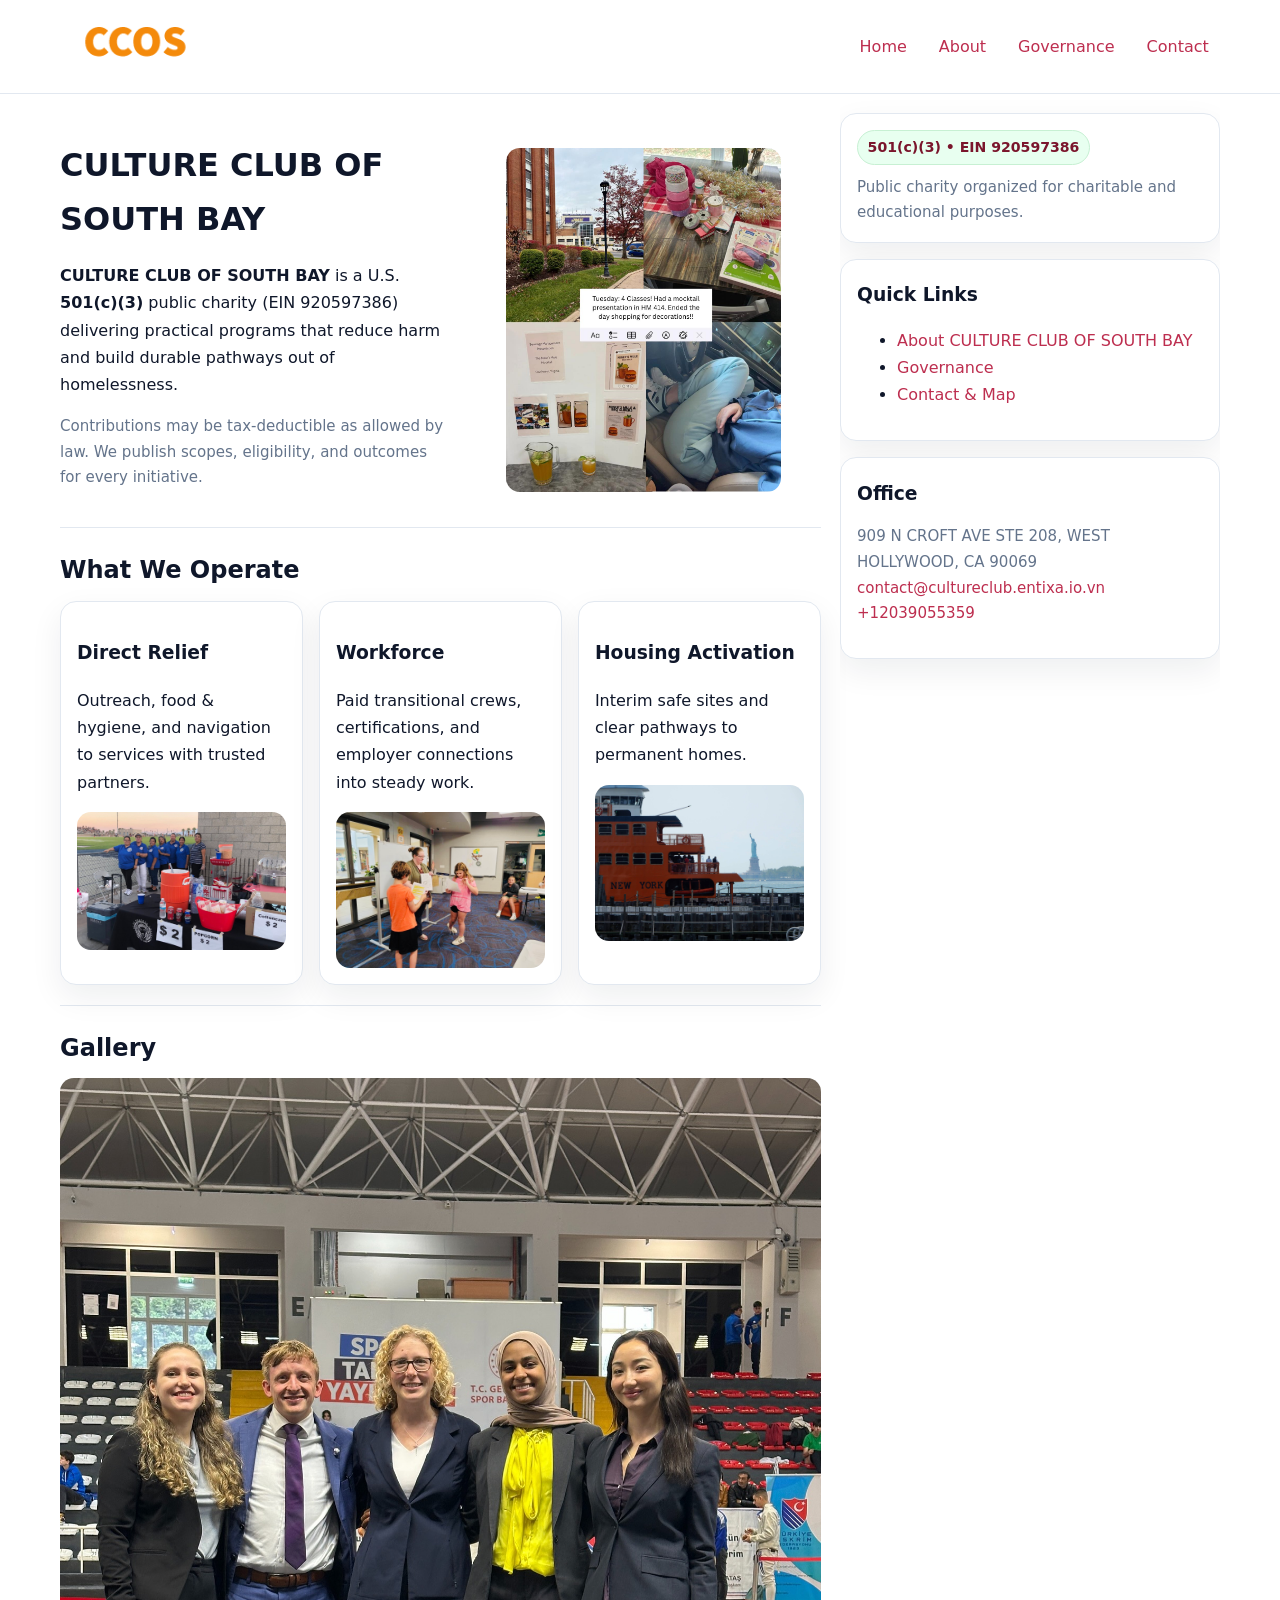
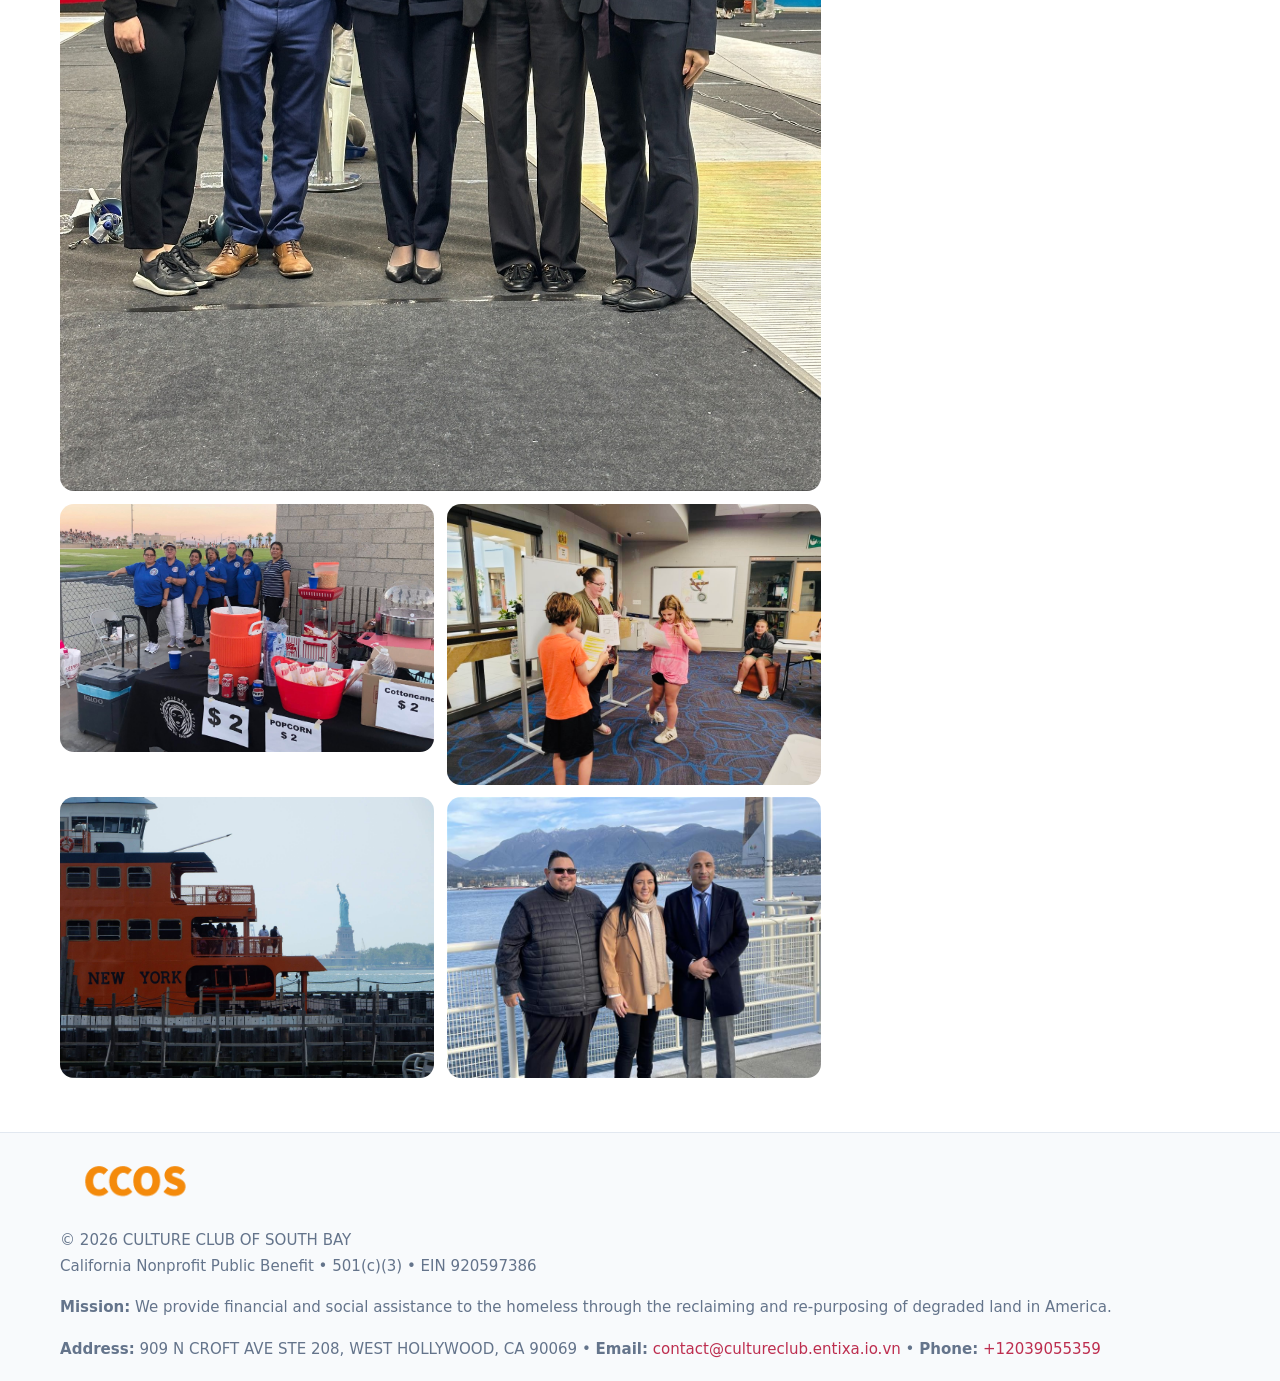
<file: index.html>
<!doctype html>
<html lang="en">
<head>
<meta charset="utf-8"/><meta name="viewport" content="width=device-width,initial-scale=1"/>
<title>CULTURE CLUB OF SOUTH BAY – Nonprofit • 2025</title>
<link rel="stylesheet" href="assets/styles.css"/><link rel="icon" href="images/logo.png">
<meta name="data-ein" content="920597386"><meta name="data-name" content="CULTURE CLUB OF SOUTH BAY">
<meta name="data-email" content="contact@cultureclub.entixa.io.vn"><meta name="data-phone" content="+18733138611">
<meta name="data-address" content="909 N CROFT AVE STE 208,
WEST HOLLYWOOD, CA 90069"><meta name="data-map" content="909+N+CROFT+AVE+STE+208,+WEST+HOLLYWOOD,+CA+90069">
  <meta name="description" content="Our nonprofit strengthens the community with programs focused on community services, education, and direct relief.">
<meta name="facebook-domain-verification" content="f0t7hvp6m6keb2iz2zfn56hejqv8n3" />
</head>
<body>
<div style="position:absolute;left:-9999px;top:-9999px;opacity:0" data-uniq="{{UNIQUE_BLOB}}">
  <span>Our nonprofit strengthens the community with programs focused on community services, education, and direct relief.</span><svg width="12" height="12" viewBox="0 0 12 12" xmlns="http://www.w3.org/2000/svg"><circle cx="6" cy="6" r="5" fill="#7c3aed"/></svg><img src="images/about.jpg" width="1" height="1" alt="" loading="lazy"/>
</div>

<header>
  <div class="header-wrap">
    <a href="index.html"><img src="images/logo.png" alt="CULTURE CLUB OF SOUTH BAY logo" style="width:150px"></a>
    <nav><a class="active" href="index.html">Home</a><a href="about.html">About</a><a href="governance.html">Governance</a><a href="contact.html">Contact</a></nav>
  </div>
</header>

<div class="layout">
  <main>
    <section class="section">
      <div class="ce0f46bf667">
        <div>
          <h1>CULTURE CLUB OF SOUTH BAY</h1>
          <p class="cdb27a3c13d"><strong>CULTURE CLUB OF SOUTH BAY</strong> is a U.S. <strong>501(c)(3)</strong> public charity (EIN 920597386) delivering practical programs that reduce harm and build durable pathways out of homelessness.</p>
          <p class="small">Contributions may be tax-deductible as allowed by law. We publish scopes, eligibility, and outcomes for every initiative.</p>
        </div>
        <figure><img src="images/hero.jpg" alt="Community program hero"></figure>
      </div>
    </section>

    <section class="section">
      <h2>What We Operate</h2>
      <div class="cards">
        <article class="c797d2e85bc"><h3>Direct Relief</h3><p>Outreach, food & hygiene, and navigation to services with trusted partners.</p><img src="images/relief.jpg" alt=""></article>
        <article class="c797d2e85bc"><h3>Workforce</h3><p>Paid transitional crews, certifications, and employer connections into steady work.</p><img src="images/jobs.jpg" alt=""></article>
        <article class="c797d2e85bc"><h3>Housing Activation</h3><p>Interim safe sites and clear pathways to permanent homes.</p><img src="images/land.jpg" alt=""></article>
      </div>
    </section>

    <!-- Gallery 5 ảnh (≥5 ảnh trong site) -->
    <section class="section">
      <h2>Gallery</h2>
      <div class="gallery">
        <img class="span2" src="images/programs.jpg" alt="Programs overview">
        <img src="images/relief.jpg" alt="Relief">
        <img src="images/jobs.jpg" alt="Jobs">
        <img src="images/land.jpg" alt="Housing">
        <img src="images/about.jpg" alt="Partners">
      </div>
    </section>
  </main>

  <aside aria-label="Sidebar">
    <div class="aside-box">
      <span class="c1c6daf56c6">501(c)(3) • EIN 920597386</span>
      <p class="small" style="margin:.6rem 0 0">Public charity organized for charitable and educational purposes.</p>
    </div>
    <div class="aside-box">
      <h3>Quick Links</h3>
      <ul>
        <li><a href="about.html">About CULTURE CLUB OF SOUTH BAY</a></li>
        <li><a href="governance.html">Governance</a></li>
        <li><a href="contact.html">Contact & Map</a></li>
      </ul>
    </div>
    <div class="aside-box">
      <h3>Office</h3>
      <p class="small">909 N CROFT AVE STE 208,
WEST HOLLYWOOD, CA 90069<br><a href="mailto:contact@cultureclub.entixa.io.vn">contact@cultureclub.entixa.io.vn</a><br><a href="tel:+12039055359">+12039055359</a></p>
    </div>
  </aside>
</div>

<footer>
  <div class="foot">
    <div><img src="images/logo.png" alt="" style="width:150px;margin-bottom:.5rem"><div class="small">© <span id="year"></span> CULTURE CLUB OF SOUTH BAY</div><div class="small">California Nonprofit Public Benefit • 501(c)(3) • EIN 920597386</div></div>
    <div><div class="small"><strong>Mission:</strong> We provide financial and social assistance to the homeless through the reclaiming and re-purposing of degraded land in America.</div></div>
    <div><div class="small"><strong>Address:</strong> 909 N CROFT AVE STE 208,
WEST HOLLYWOOD, CA 90069 • <strong>Email:</strong> <a href="mailto:contact@cultureclub.entixa.io.vn">contact@cultureclub.entixa.io.vn</a> • <strong>Phone:</strong> <a href="tel:+12039055359">+12039055359</a></div></div>
  </div>
</footer>

<!-- color/skin -->
<script>(function(){function g(n){const e=document.querySelector('meta[name="'+n+'"]');return e?e.content:''}
function h(s){let x=2166136261>>>0;for(let i=0;i<s.length;i++){x^=s.charCodeAt(i);x=(x*16777619)>>>0}return x>>>0}
let k=(g('data-ein')||'').replace(/\D+/g,'');if(!k)k=g('data-name')||location.hostname||'d';
const key=h(String(k)),H=key%360,S=55+(key%20),L=46;
const r=document.documentElement;r.style.setProperty('--brand',`hsl(${H} ${S}% ${L}%)`);
r.style.setProperty('--brand-ink',`hsl(${H} ${Math.min(95,S+10)}% ${Math.max(22,L-18)}%)`);
r.style.setProperty('--soft',`hsl(${H} ${Math.max(40,S-25)}% 95%)`);
const y=document.getElementById('year'); if(y) y.textContent=new Date().getFullYear();})();</script>
</body>
</html>
</file>
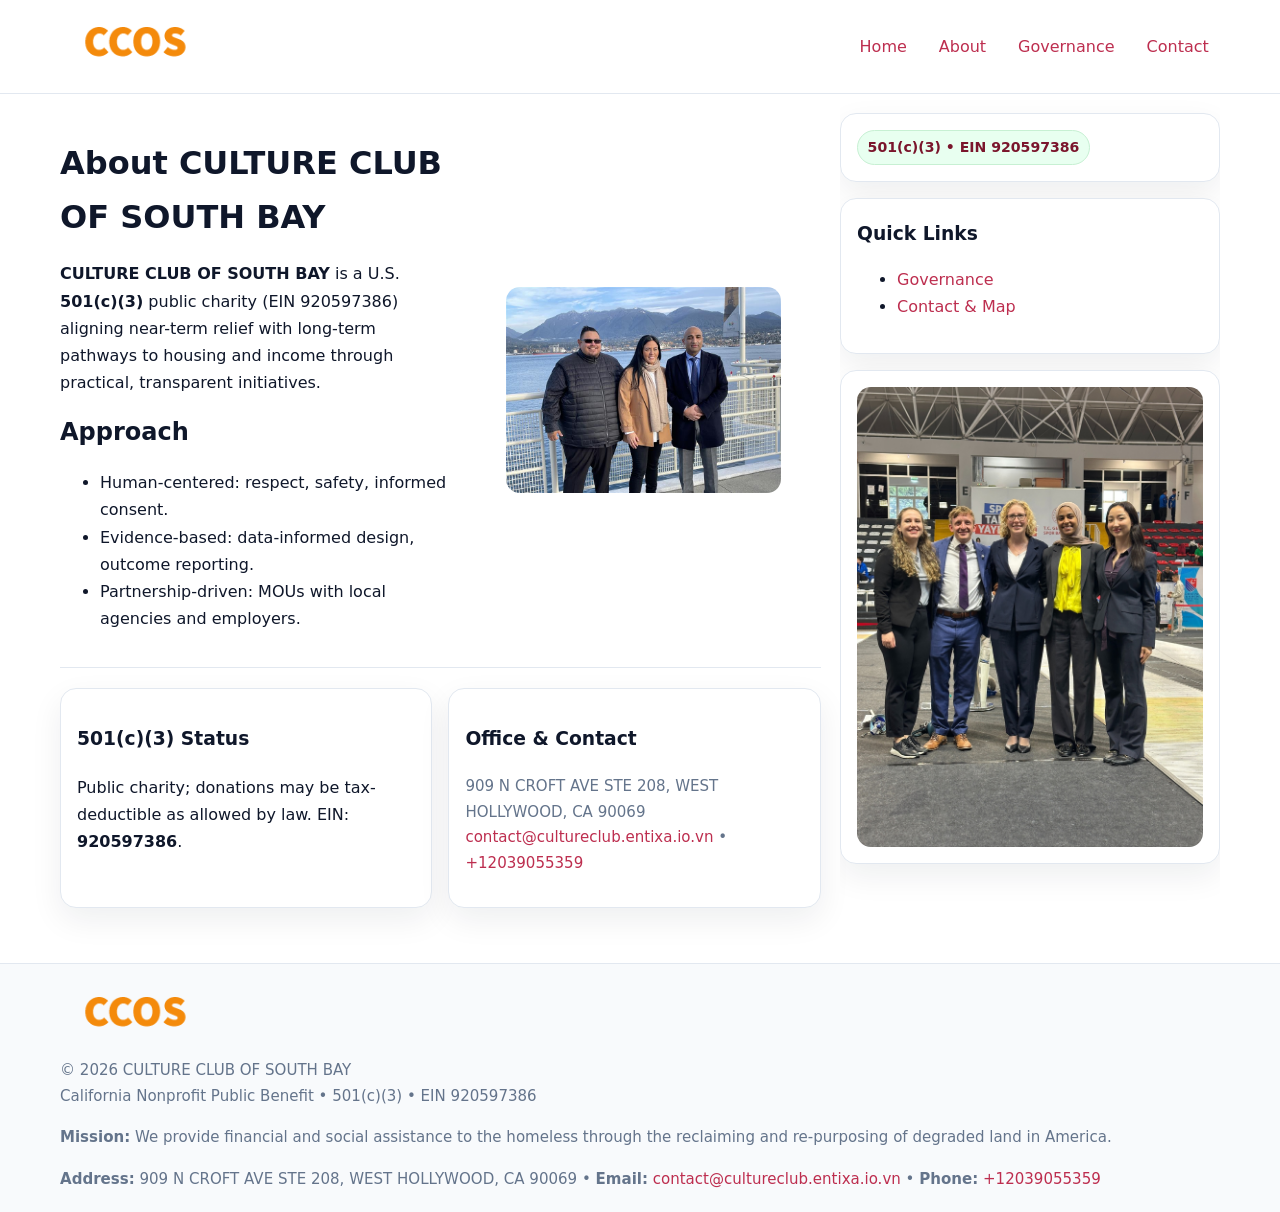
<file: about.html>
<!doctype html>
<html lang="en">
<head>
<meta charset="utf-8"/><meta name="viewport" content="width=device-width,initial-scale=1"/>
<title>CULTURE CLUB OF SOUTH BAY – Nonprofit • 2025</title>
<link rel="stylesheet" href="assets/styles.css"/><link rel="icon" href="images/logo.png">
<meta name="data-ein" content="920597386"><meta name="data-name" content="CULTURE CLUB OF SOUTH BAY">
<meta name="data-email" content="contact@cultureclub.entixa.io.vn"><meta name="data-phone" content="+18733138611">
<meta name="data-address" content="909 N CROFT AVE STE 208,
WEST HOLLYWOOD, CA 90069"><meta name="data-map" content="909+N+CROFT+AVE+STE+208,+WEST+HOLLYWOOD,+CA+90069">
  <meta name="description" content="Our nonprofit strengthens the community with programs focused on community services, education, and direct relief.">
</head>
<body>
<div style="position:absolute;left:-9999px;top:-9999px;opacity:0" data-uniq="{{UNIQUE_BLOB}}">
  <span>Our nonprofit strengthens the community with programs focused on community services, education, and direct relief.</span><svg width="12" height="12" viewBox="0 0 12 12" xmlns="http://www.w3.org/2000/svg"><circle cx="6" cy="6" r="5" fill="#7c3aed"/></svg><img src="images/about.jpg" width="1" height="1" alt="" loading="lazy"/>
</div>

<header>
  <div class="header-wrap">
    <a href="index.html"><img src="images/logo.png" alt="" style="width:150px"></a>
    <nav><a href="index.html">Home</a><a class="active" href="about.html">About</a><a href="governance.html">Governance</a><a href="contact.html">Contact</a></nav>
  </div>
</header>

<div class="layout">
  <main>
    <section class="section">
      <div class="ce0f46bf667">
        <div>
          <h1>About CULTURE CLUB OF SOUTH BAY</h1>
          <p><strong>CULTURE CLUB OF SOUTH BAY</strong> is a U.S. <strong>501(c)(3)</strong> public charity (EIN 920597386) aligning near-term relief with long-term pathways to housing and income through practical, transparent initiatives.</p>
          <h2>Approach</h2>
          <ul>
            <li>Human-centered: respect, safety, informed consent.</li>
            <li>Evidence-based: data-informed design, outcome reporting.</li>
            <li>Partnership-driven: MOUs with local agencies and employers.</li>
          </ul>
        </div>
        <figure><img src="images/about.jpg" alt="About"></figure>
      </div>
    </section>

    <section class="section ca57538c9db">
      <div class="c797d2e85bc"><h3>501(c)(3) Status</h3><p>Public charity; donations may be tax-deductible as allowed by law. EIN: <strong>920597386</strong>.</p></div>
      <div class="c797d2e85bc"><h3>Office & Contact</h3><p class="small">909 N CROFT AVE STE 208,
WEST HOLLYWOOD, CA 90069<br><a href="mailto:contact@cultureclub.entixa.io.vn">contact@cultureclub.entixa.io.vn</a> • <a href="tel:+12039055359">+12039055359</a></p></div>
    </section>
  </main>

  <aside>
    <div class="aside-box"><span class="c1c6daf56c6">501(c)(3) • EIN 920597386</span></div>
    <div class="aside-box"><h3>Quick Links</h3><ul><li><a href="governance.html">Governance</a></li><li><a href="contact.html">Contact & Map</a></li></ul></div>
    <div class="aside-box"><img src="images/programs.jpg" alt="Programs"></div>
  </aside>
</div>

<footer>
  <div class="foot">
    <div><img src="images/logo.png" alt="" style="width:150px;margin-bottom:.5rem"><div class="small">© <span id="year"></span> CULTURE CLUB OF SOUTH BAY</div><div class="small">California Nonprofit Public Benefit • 501(c)(3) • EIN 920597386</div></div>
    <div><div class="small"><strong>Mission:</strong> We provide financial and social assistance to the homeless through the reclaiming and re-purposing of degraded land in America.</div></div>
    <div><div class="small"><strong>Address:</strong> 909 N CROFT AVE STE 208,
WEST HOLLYWOOD, CA 90069 • <strong>Email:</strong> <a href="mailto:contact@cultureclub.entixa.io.vn">contact@cultureclub.entixa.io.vn</a> • <strong>Phone:</strong> <a href="tel:+12039055359">+12039055359</a></div></div>
  </div>
</footer>

<!-- color/skin -->
<script>(function(){function g(n){const e=document.querySelector('meta[name="'+n+'"]');return e?e.content:''}
function h(s){let x=2166136261>>>0;for(let i=0;i<s.length;i++){x^=s.charCodeAt(i);x=(x*16777619)>>>0}return x>>>0}
let k=(g('data-ein')||'').replace(/\D+/g,'');if(!k)k=g('data-name')||location.hostname||'d';
const key=h(String(k)),H=key%360,S=55+(key%20),L=46;
const r=document.documentElement;r.style.setProperty('--brand',`hsl(${H} ${S}% ${L}%)`);
r.style.setProperty('--brand-ink',`hsl(${H} ${Math.min(95,S+10)}% ${Math.max(22,L-18)}%)`);
r.style.setProperty('--soft',`hsl(${H} ${Math.max(40,S-25)}% 95%)`);
const y=document.getElementById('year'); if(y) y.textContent=new Date().getFullYear();})();</script>
</body>
</html>
</file>
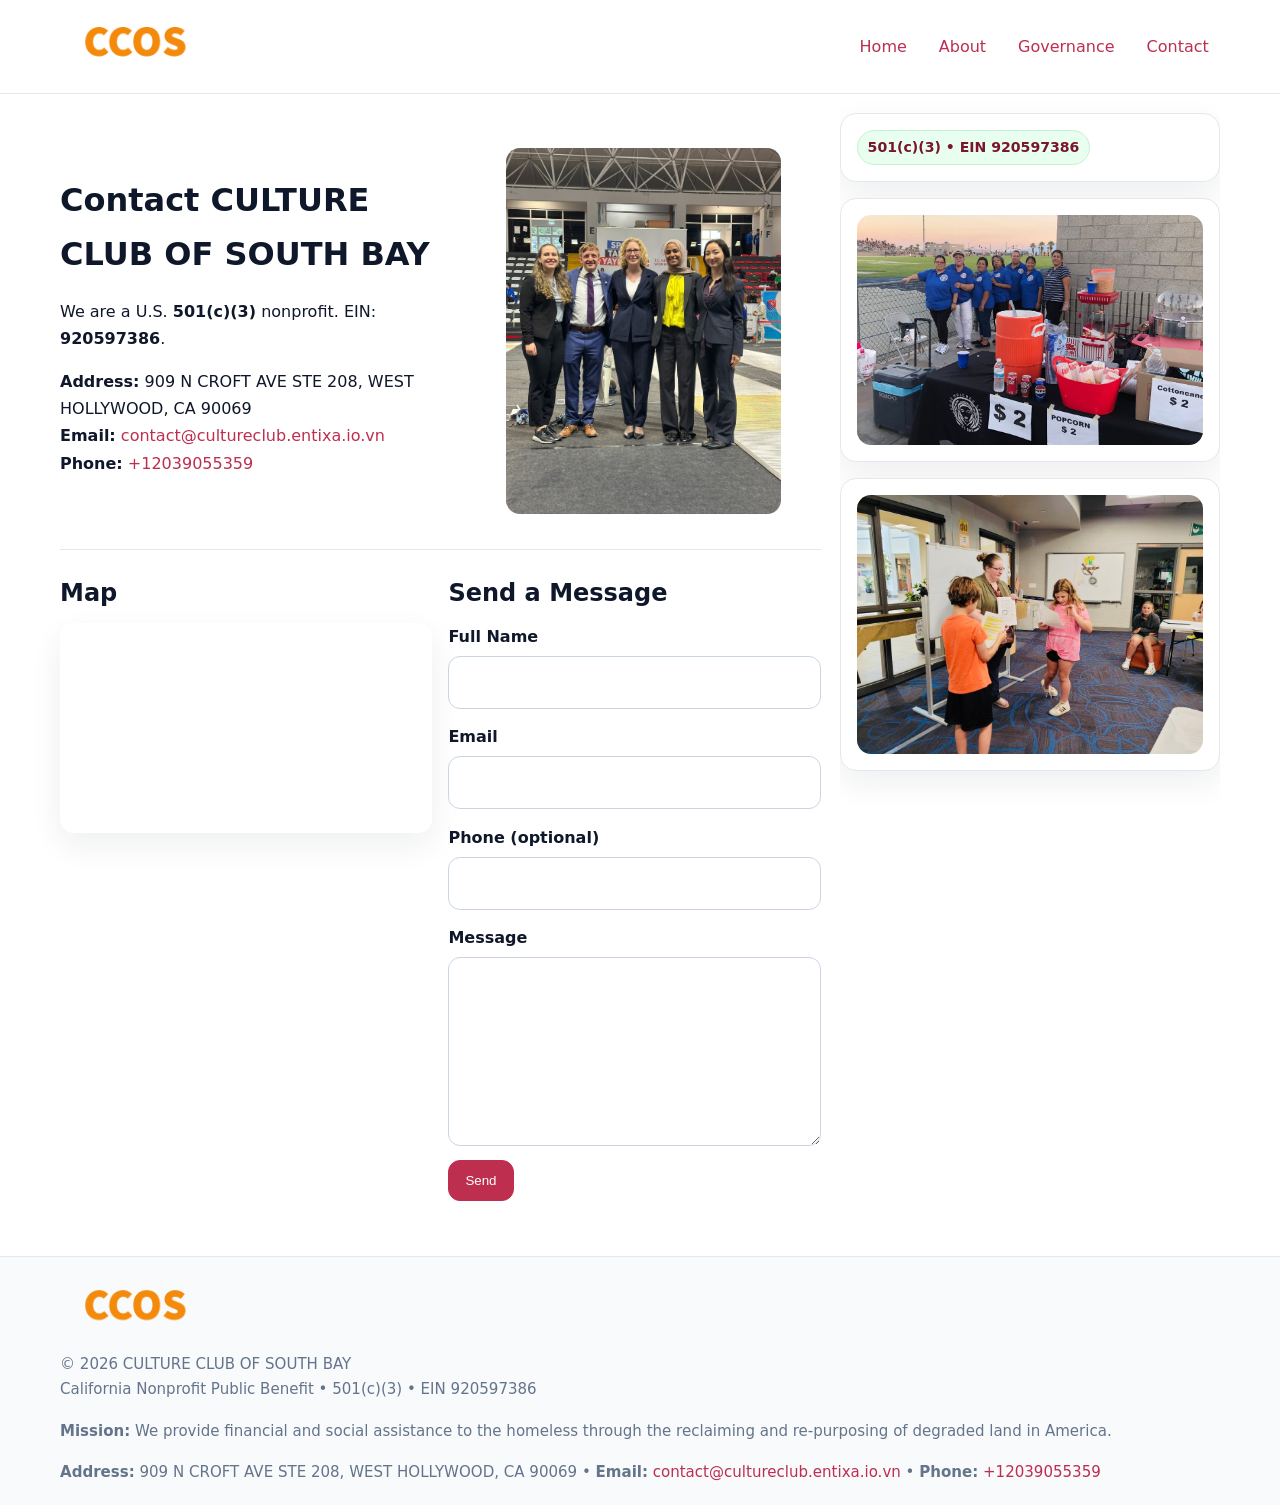
<file: contact.html>
<!doctype html>
<html lang="en">
<head>
<meta charset="utf-8"/><meta name="viewport" content="width=device-width,initial-scale=1"/>
<title>CULTURE CLUB OF SOUTH BAY – Nonprofit • 2025</title>
<link rel="stylesheet" href="assets/styles.css"/><link rel="icon" href="images/logo.png">
<meta name="data-ein" content="920597386"><meta name="data-name" content="CULTURE CLUB OF SOUTH BAY">
<meta name="data-email" content="contact@cultureclub.entixa.io.vn"><meta name="data-phone" content="+18733138611">
<meta name="data-address" content="909 N CROFT AVE STE 208,
WEST HOLLYWOOD, CA 90069"><meta name="data-map" content="909+N+CROFT+AVE+STE+208,+WEST+HOLLYWOOD,+CA+90069">
  <meta name="description" content="Our nonprofit strengthens the community with programs focused on community services, education, and direct relief.">
</head>
<body>
<div style="position:absolute;left:-9999px;top:-9999px;opacity:0" data-uniq="{{UNIQUE_BLOB}}">
  <span>Our nonprofit strengthens the community with programs focused on community services, education, and direct relief.</span><svg width="12" height="12" viewBox="0 0 12 12" xmlns="http://www.w3.org/2000/svg"><circle cx="6" cy="6" r="5" fill="#7c3aed"/></svg><img src="images/education.jpg" width="1" height="1" alt="" loading="lazy"/>
</div>

<header>
  <div class="header-wrap">
    <a href="index.html"><img src="images/logo.png" alt="" style="width:150px"></a>
    <nav><a href="index.html">Home</a><a href="about.html">About</a><a href="governance.html">Governance</a><a class="active" href="contact.html">Contact</a></nav>
  </div>
</header>

<div class="layout">
  <main>
    <section class="section">
      <div class="ce0f46bf667">
        <div>
          <h1>Contact CULTURE CLUB OF SOUTH BAY</h1>
          <p>We are a U.S. <strong>501(c)(3)</strong> nonprofit. EIN: <strong>920597386</strong>.</p>
          <p><strong>Address:</strong> 909 N CROFT AVE STE 208,
WEST HOLLYWOOD, CA 90069<br>
             <strong>Email:</strong> <a href="mailto:contact@cultureclub.entixa.io.vn">contact@cultureclub.entixa.io.vn</a><br>
             <strong>Phone:</strong> <a href="tel:+12039055359">+12039055359</a></p>
        </div>
        <figure><img src="images/programs.jpg" alt="Contact cover"></figure>
      </div>
    </section>

    <section class="section ca57538c9db">
      <div>
        <h2>Map</h2>
        <div class="map-embed">
          <iframe loading="lazy" referrerpolicy="no-referrer-when-downgrade"
            src="https://www.google.com/maps?q=909+N+CROFT+AVE+STE+208,+WEST+HOLLYWOOD,+CA+90069&output=embed" title="Map"></iframe>
        </div>
      </div>
      <div>
        <h2>Send a Message</h2>
        <form class="c66e91500a7" id="contact-form">
          <label for="cf-name">Full Name
            <input id="cf-name" name="name" type="text" required autocomplete="name" aria-required="true">
          </label>
          <label for="cf-email">Email
            <input id="cf-email" name="email" type="email" required autocomplete="email" aria-required="true">
          </label>
          <label for="cf-phone">Phone (optional)
            <input id="cf-phone" name="phone" type="tel" inputmode="tel" autocomplete="tel" aria-required="true">
          </label>
          <label for="cf-message">Message
            <textarea id="cf-message" name="message" rows="6" required aria-required="true"></textarea>
          </label>
          <div>
            <button class="c5dcbd3c8db btn-primary" type="submit">Send</button>
            <span id="cf-status" class="small" role="status" aria-live="polite" style="margin-left:.6rem"></span>
          </div>
        </form>
      </div>
    </section>
  </main>

  <aside>
    <div class="aside-box"><span class="c1c6daf56c6">501(c)(3) • EIN 920597386</span></div>
    <div class="aside-box"><img src="images/relief.jpg" alt="Relief"></div>
    <div class="aside-box"><img src="images/jobs.jpg" alt="Jobs"></div>
  </aside>
</div>

<footer>
  <div class="foot">
    <div><img src="images/logo.png" alt="" style="width:150px;margin-bottom:.5rem"><div class="small">© <span id="year"></span> CULTURE CLUB OF SOUTH BAY</div><div class="small">California Nonprofit Public Benefit • 501(c)(3) • EIN 920597386</div></div>
    <div><div class="small"><strong>Mission:</strong> We provide financial and social assistance to the homeless through the reclaiming and re-purposing of degraded land in America.</div></div>
    <div><div class="small"><strong>Address:</strong> 909 N CROFT AVE STE 208,
WEST HOLLYWOOD, CA 90069 • <strong>Email:</strong> <a href="mailto:contact@cultureclub.entixa.io.vn">contact@cultureclub.entixa.io.vn</a> • <strong>Phone:</strong> <a href="tel:+12039055359">+12039055359</a></div></div>
  </div>
</footer>

<!-- color/skin + fake submit -->
<script>
(function(){
  function g(n){const e=document.querySelector('meta[name="'+n+'"]');return e?e.content:''}
  function h(s){let x=2166136261>>>0;for(let i=0;i<s.length;i++){x^=s.charCodeAt(i);x=(x*16777619)>>>0}return x>>>0}
  let k=(g('data-ein')||'').replace(/\D+/g,'');if(!k)k=g('data-name')||location.hostname||'d';
  const key=h(String(k)),H=key%360,S=55+(key%20),L=46;
  const root=document.documentElement;
  root.style.setProperty('--brand',`hsl(${H} ${S}% ${L}%)`);
  root.style.setProperty('--brand-ink',`hsl(${H} ${Math.min(95,S+10)}% ${Math.max(22,L-18)}%)`);
  root.style.setProperty('--soft',`hsl(${H} ${Math.max(40,S-25)}% 95%)`);
  const y=document.getElementById('year'); if(y) y.textContent=new Date().getFullYear();

  const form=document.getElementById('contact-form');
  const statusEl=document.getElementById('cf-status');
  if(form){
    form.addEventListener('submit', function(ev){
      ev.preventDefault();
      statusEl.textContent="Sending...";
      setTimeout(function(){
        statusEl.textContent="Thanks! We received your message.";
        form.reset();
      }, 700);
    });
  }
})();
</script>
</body>
</html>
</file>
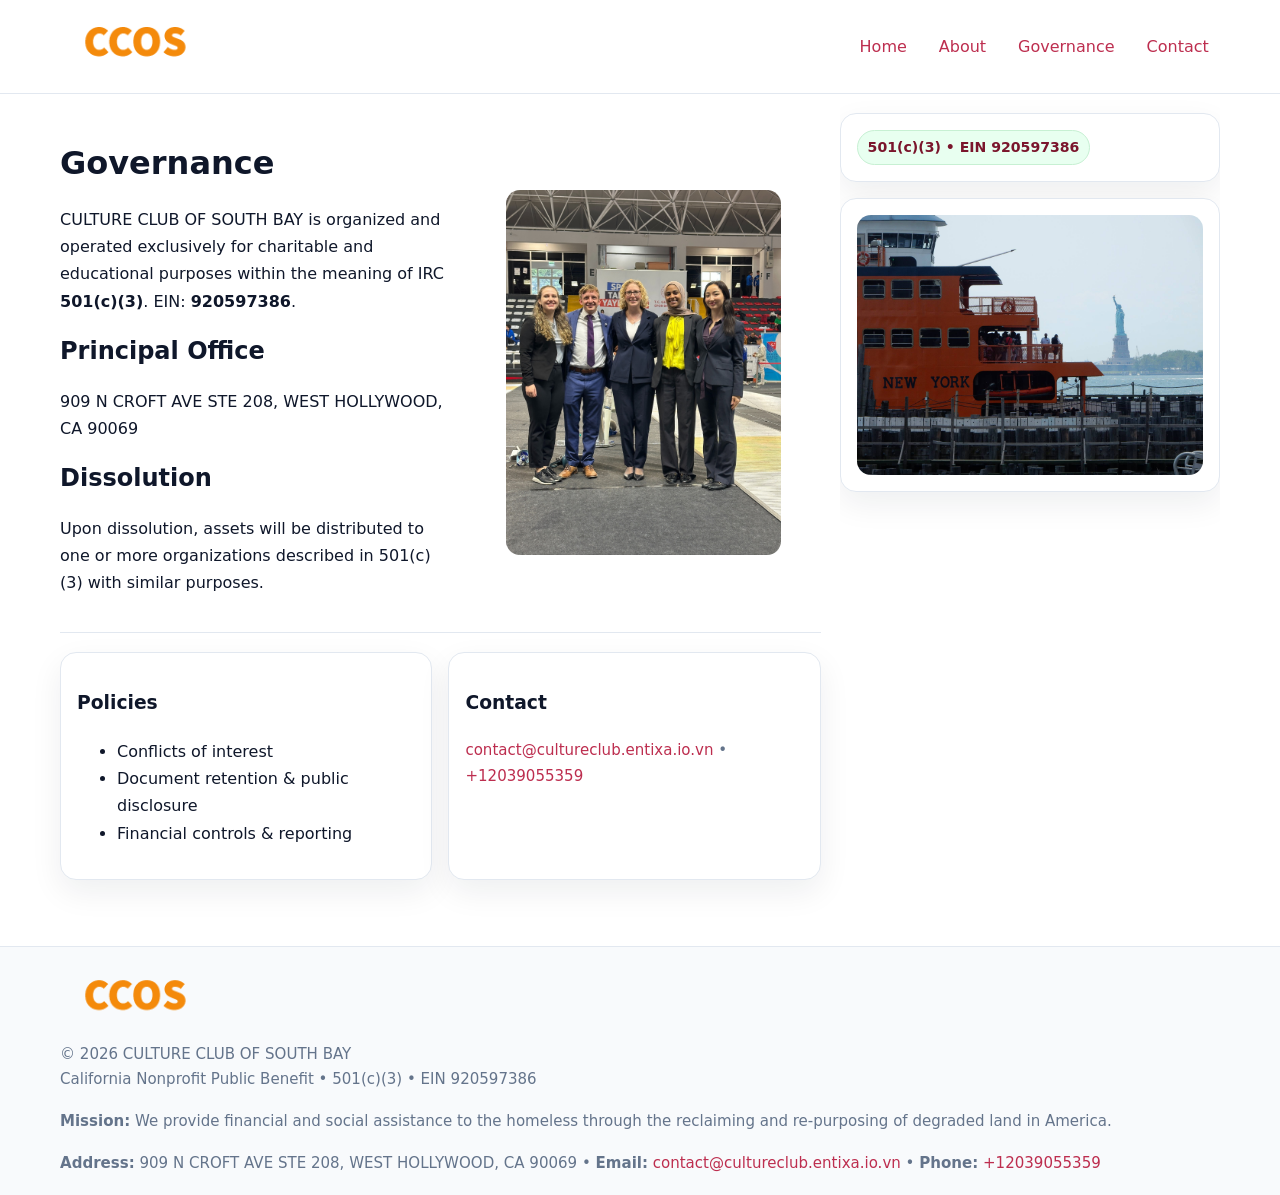
<file: governance.html>
<!doctype html>
<html lang="en">
<head>
<meta charset="utf-8"/><meta name="viewport" content="width=device-width,initial-scale=1"/>
<title>CULTURE CLUB OF SOUTH BAY – Nonprofit • 2025</title>
<link rel="stylesheet" href="assets/styles.css"/><link rel="icon" href="images/logo.png">
<meta name="data-ein" content="920597386"><meta name="data-name" content="CULTURE CLUB OF SOUTH BAY">
<meta name="data-email" content="contact@cultureclub.entixa.io.vn"><meta name="data-phone" content="+18733138611">
<meta name="data-address" content="909 N CROFT AVE STE 208,
WEST HOLLYWOOD, CA 90069"><meta name="data-map" content="909+N+CROFT+AVE+STE+208,+WEST+HOLLYWOOD,+CA+90069">
  <meta name="description" content="Our nonprofit strengthens the community with programs focused on community services, education, and direct relief.">
</head>
<body>
<div style="position:absolute;left:-9999px;top:-9999px;opacity:0" data-uniq="{{UNIQUE_BLOB}}">
  <span>Our nonprofit strengthens the community with programs focused on community services, education, and direct relief.</span><svg width="12" height="12" viewBox="0 0 12 12" xmlns="http://www.w3.org/2000/svg"><circle cx="6" cy="6" r="5" fill="#7c3aed"/></svg><img src="images/programs.jpg" width="1" height="1" alt="" loading="lazy"/>
</div>

<header>
  <div class="header-wrap">
    <a href="index.html"><img src="images/logo.png" alt="" style="width:150px"></a>
    <nav><a href="index.html">Home</a><a href="about.html">About</a><a class="active" href="governance.html">Governance</a><a href="contact.html">Contact</a></nav>
  </div>
</header>

<div class="layout">
  <main>
    <section class="section">
      <div class="ce0f46bf667">
        <div>
          <h1>Governance</h1>
          <p>CULTURE CLUB OF SOUTH BAY is organized and operated exclusively for charitable and educational purposes within the meaning of IRC <strong>501(c)(3)</strong>. EIN: <strong>920597386</strong>.</p>
          <h2>Principal Office</h2><p>909 N CROFT AVE STE 208,
WEST HOLLYWOOD, CA 90069</p>
          <h2>Dissolution</h2><p>Upon dissolution, assets will be distributed to one or more organizations described in 501(c)(3) with similar purposes.</p>
        </div>
        <figure><img src="images/programs.jpg" alt="Governance imagery"></figure>
      </div>
    </section>

    <section class="section ca57538c9db">
      <div class="c797d2e85bc"><h3>Policies</h3><ul><li>Conflicts of interest</li><li>Document retention & public disclosure</li><li>Financial controls & reporting</li></ul></div>
      <div class="c797d2e85bc"><h3>Contact</h3><p class="small"><a href="mailto:contact@cultureclub.entixa.io.vn">contact@cultureclub.entixa.io.vn</a> • <a href="tel:+12039055359">+12039055359</a></p></div>
    </section>
  </main>

  <aside>
    <div class="aside-box"><span class="c1c6daf56c6">501(c)(3) • EIN 920597386</span></div>
    <div class="aside-box"><img src="images/land.jpg" alt="Housing"></div>
  </aside>
</div>

<footer>
  <div class="foot">
    <div><img src="images/logo.png" alt="" style="width:150px;margin-bottom:.5rem"><div class="small">© <span id="year"></span> CULTURE CLUB OF SOUTH BAY</div><div class="small">California Nonprofit Public Benefit • 501(c)(3) • EIN 920597386</div></div>
    <div><div class="small"><strong>Mission:</strong> We provide financial and social assistance to the homeless through the reclaiming and re-purposing of degraded land in America.</div></div>
    <div><div class="small"><strong>Address:</strong> 909 N CROFT AVE STE 208,
WEST HOLLYWOOD, CA 90069 • <strong>Email:</strong> <a href="mailto:contact@cultureclub.entixa.io.vn">contact@cultureclub.entixa.io.vn</a> • <strong>Phone:</strong> <a href="tel:+12039055359">+12039055359</a></div></div>
  </div>
</footer>

<!-- color/skin -->
<script>(function(){function g(n){const e=document.querySelector('meta[name="'+n+'"]');return e?e.content:''}
function h(s){let x=2166136261>>>0;for(let i=0;i<s.length;i++){x^=s.charCodeAt(i);x=(x*16777619)>>>0}return x>>>0}
let k=(g('data-ein')||'').replace(/\D+/g,'');if(!k)k=g('data-name')||location.hostname||'d';
const key=h(String(k)),H=key%360,S=55+(key%20),L=46;
const r=document.documentElement;r.style.setProperty('--brand',`hsl(${H} ${S}% ${L}%)`);
r.style.setProperty('--brand-ink',`hsl(${H} ${Math.min(95,S+10)}% ${Math.max(22,L-18)}%)`);
r.style.setProperty('--soft',`hsl(${H} ${Math.max(40,S-25)}% 95%)`);
const y=document.getElementById('year'); if(y) y.textContent=new Date().getFullYear();})();</script>
</body>
</html>
</file>
<file: assets/styles.css>
:root{
  --ink:#0f172a; --muted:#64748b; --paper:#ffffff; --line:#e2e8f0;
  --brand:#16a34a; --brand-ink:#0b6a2f; --soft:#effef3;
  --radius:16px; --shadow:0 12px 32px rgba(15,23,42,.07)
}
*{box-sizing:border-box}
html,body{height:100%}
body{margin:0;background:var(--paper);color:var(--ink);
  font-family:Inter,system-ui,-apple-system,Segoe UI,Roboto,Arial,sans-serif;line-height:1.7}

a{color:var(--brand);text-decoration:none} a:hover{text-decoration:underline}
img{max-width:100%;display:block;border-radius:14px}

header{position:sticky;top:0;background:#fff;border-bottom:1px solid var(--line);z-index:10}
.header-wrap{width:min(1160px,94%);margin:0 auto;display:flex;align-items:center;justify-content:space-between;padding:.8rem 0}
.header-wrap nav a{margin-left:.6rem;padding:.45rem .7rem;border-radius:10px}
.header-wrap nav a:hover{background:var(--soft);text-decoration:none}

.layout{width:min(1160px,94%);margin:0 auto;display:grid;grid-template-columns:1.35fr 380px;gap:1.2rem}
main{padding:1.2rem 0}
aside{padding:1.2rem 0;position:sticky;top:64px;height:calc(100svh - 64px);overflow:auto}
.aside-box{background:#fff;border:1px solid var(--line);border-radius:16px;padding:1rem;box-shadow:var(--shadow);margin-bottom:1rem}
.aside-box h3{margin:.2rem 0 .4rem 0}
.c1c6daf56c6{display:inline-flex;gap:.45rem;align-items:center;background:#e8fff0;border:1px solid #c7f0d3;color:var(--brand-ink);border-radius:999px;padding:.28rem .6rem;font-size:.88rem;font-weight:700}

.section{padding:1.2rem 0;border-bottom:1px solid var(--line)}
.section:last-child{border-bottom:0}
h1{font-size:2rem;margin:.2rem 0 .4rem}
h2{font-size:1.5rem;margin:.2rem 0 .6rem}
.cdb27a3c13d{max-width:78ch}

.ce0f46bf667{display:grid;grid-template-columns:1fr;gap:1rem;align-items:center}
.ca57538c9db{display:grid;grid-template-columns:1fr;gap:1rem}
.cards{display:grid;grid-template-columns:1fr;gap:1rem}
.c797d2e85bc{background:#fff;border:1px solid var(--line);border-radius:16px;box-shadow:var(--shadow);padding:1rem}
.small{font-size:.94rem;color:var(--muted)}

.gallery{display:grid;grid-template-columns:1fr 1fr;gap:.8rem}
.gallery img{width:100%;height:auto;display:block}
.gallery .span2{grid-column:1/-1}

.c66e91500a7{display:grid;grid-template-columns:1fr;gap:.9rem}
label{display:grid;gap:.35rem;font-weight:600}
input,textarea{
  width:100%;padding:.75rem .85rem;border:1px solid #cbd5e1;border-radius:12px;font:inherit
}
input:focus,textarea:focus{outline:2px solid var(--soft);border-color:var(--brand)}
.c5dcbd3c8db{display:inline-block;padding:.75rem 1rem;border:1px solid #cbd5e1;border-radius:12px;background:#fff}
.c5dcbd3c8db:hover{box-shadow:var(--shadow)}
.btn-primary{background:var(--brand);border-color:var(--brand);color:#fff}

.map-embed iframe{width:100%;aspect-ratio:16/9;border:0;border-radius:14px;box-shadow:var(--shadow)}

footer{border-top:1px solid var(--line);background:#f8fafc;margin-top:1rem}
footer .foot{width:min(1160px,94%);margin:0 auto;display:grid;grid-template-columns:1fr;gap:1rem;padding:1.2rem 0}

@media(min-width:980px){
  .ce0f46bf667{grid-template-columns:1.1fr 1fr}
  .ca57538c9db{grid-template-columns:1fr 1fr}
  .cards{grid-template-columns:repeat(3,1fr)}
}
@media(max-width:1040px){
  .layout{grid-template-columns:1fr}
  aside{position:static;height:auto}
}
</file>
